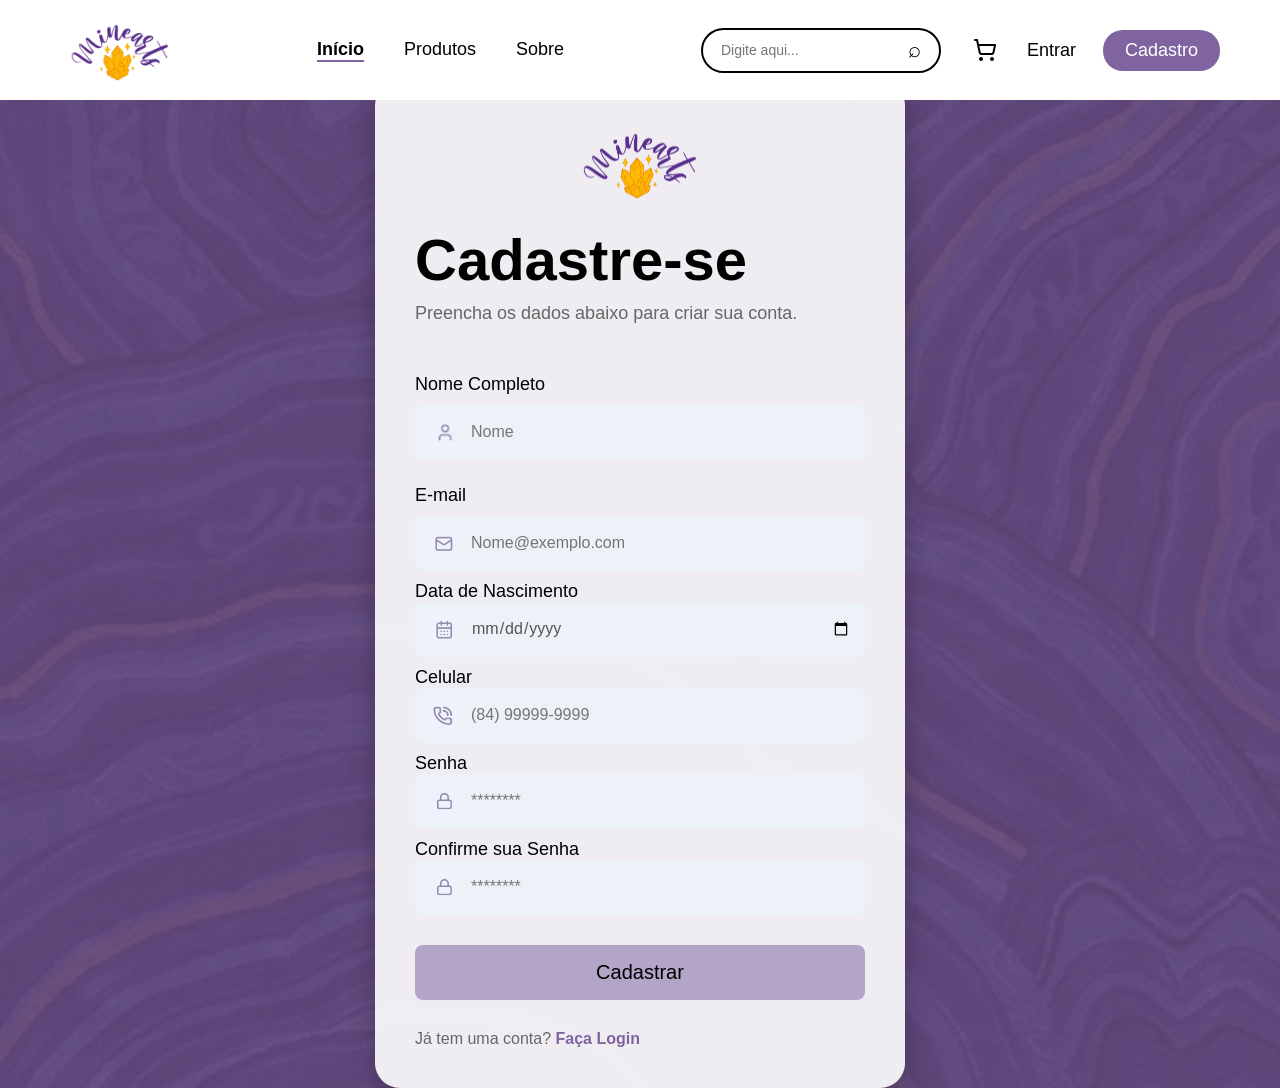
<file: src/pages/cadastro.html>
<!DOCTYPE html>
<html lang="pt-BR">

<head>
    <meta charset="UTF-8">
    <meta name="viewport" content="width=device-width, initial-scale=1.0">

    <!-- CSS -->
    <link rel="stylesheet" href="../css/login.css">

    <title>Cadastro</title>
</head>

<body>

    <!-- HEADER -->
    <header class="header">

        <!-- LOGO -->
        <img 
            src="../img/Mineart.s Logo.svg" 
            alt="Logo"
            class="header-logo"
        >

        <!-- MENU -->
        <nav class="menu">
            <a href="/index.html" class="active">Início</a>
            <a href="/src/pages/produtos.html">Produtos</a>
            <a href="/src/pages/sobre.html">Sobre</a>
        </nav>

        <!-- AÇÕES -->
        <div class="header-actions">

            <!-- PESQUISA -->
            <div class="search-box">
                <input type="text" placeholder="Digite aqui...">
                <span>⌕</span>
            </div>

            <!-- CARRINHO -->
            <div class="cart">
                <img 
                    src="../img/icon/Icone - carrinho.svg"
                    alt="Carrinho"
                    class="cart-icon"
                >
            </div>

            <!-- LOGIN -->
            <a href="login.html" class="login-btn">
                Entrar
            </a>

            <!-- CADASTRO -->
            <a href="cadastro.html" class="register-btn">
                Cadastro
            </a>

        </div>

    </header>

    <!-- OVERLAY -->
    <div class="overlay"></div>

    <!-- CONTAINER -->
    <div class="login-container cadastro-container">

        <!-- LOGO -->
        <img 
            src="../img/Mineart.s Logo.svg"
            class="logo"
            alt="Logo"
        >

        <h1>Cadastre-se</h1>

        <p>Preencha os dados abaixo para criar sua conta.</p>

        <form>

            <!-- NOME -->
            <label>Nome Completo</label>

            <div class="input-box">

                <img 
                    src="../img/icon/user-icon.png"
                    class="icon"
                    alt="Usuário"
                >

                <input 
                    type="text"
                    placeholder="Nome"
                >

            </div>

            <!-- EMAIL -->
            <label>E-mail</label>

            <div class="input-box">

                <img 
                    src="../img/icon/email-icon.png"
                    class="icon"
                    alt="Email"
                >

                <input 
                    type="email"
                    placeholder="Nome@exemplo.com"
                >

            </div>

            <!-- DATA + CELULAR -->
            <div class="row">

                <!-- DATA -->
                <div class="field">

                    <label>Data de Nascimento</label>

                    <div class="input-box">

                        <img 
                            src="../img/icon/calendar-icon.png"
                            class="icon"
                            alt="Calendário"
                        >

                        <input type="date">

                    </div>

                </div>

                <!-- CELULAR -->
                <div class="field">

                    <label>Celular</label>

                    <div class="input-box">

                        <img 
                            src="../img/icon/phone-icon.png"
                            class="icon"
                            alt="Celular"
                        >

                        <input 
                            type="text"
                            placeholder="(84) 99999-9999"
                        >

                    </div>

                </div>

            </div>

            <!-- SENHAS -->
            <div class="row">

                <!-- SENHA -->
                <div class="field">

                    <label>Senha</label>

                    <div class="input-box">

                        <img 
                            src="../img/icon/lock-icon.png"
                            class="icon"
                            alt="Senha"
                        >

                        <input 
                            type="password"
                            placeholder="********"
                        >

                    </div>

                </div>

                <!-- CONFIRMAR -->
                <div class="field">

                    <label>Confirme sua Senha</label>

                    <div class="input-box">

                        <img 
                            src="../img/icon/lock-icon.png"
                            class="icon"
                            alt="Senha"
                        >

                        <input 
                            type="password"
                            placeholder="********"
                        >

                    </div>

                </div>

            </div>

            <!-- BOTÃO -->
            <button type="submit">
                Cadastrar
            </button>

        </form>

        <!-- LINK -->
        <div class="links center-link">

            <a href="login.html">
                Já tem uma conta?
                <strong>Faça Login</strong>
            </a>

        </div>

    </div>

</body>
</html>
</file>
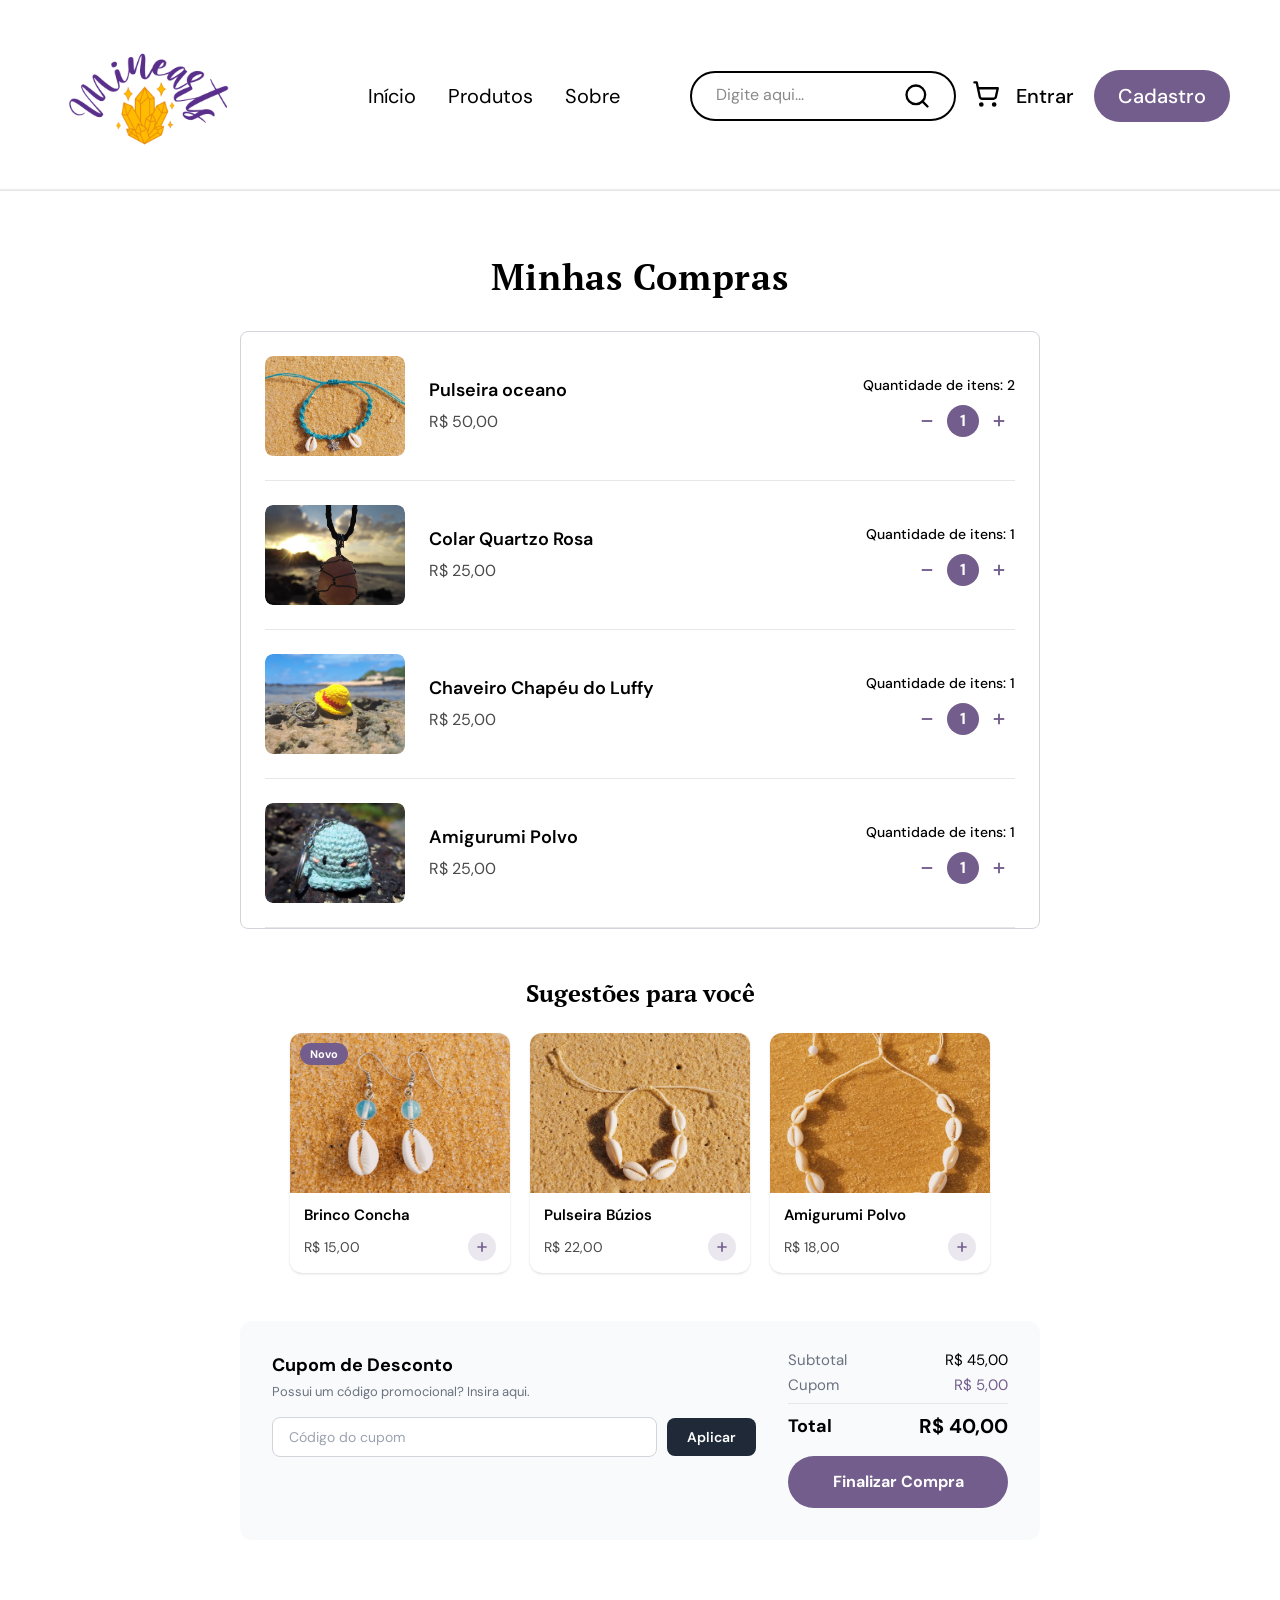
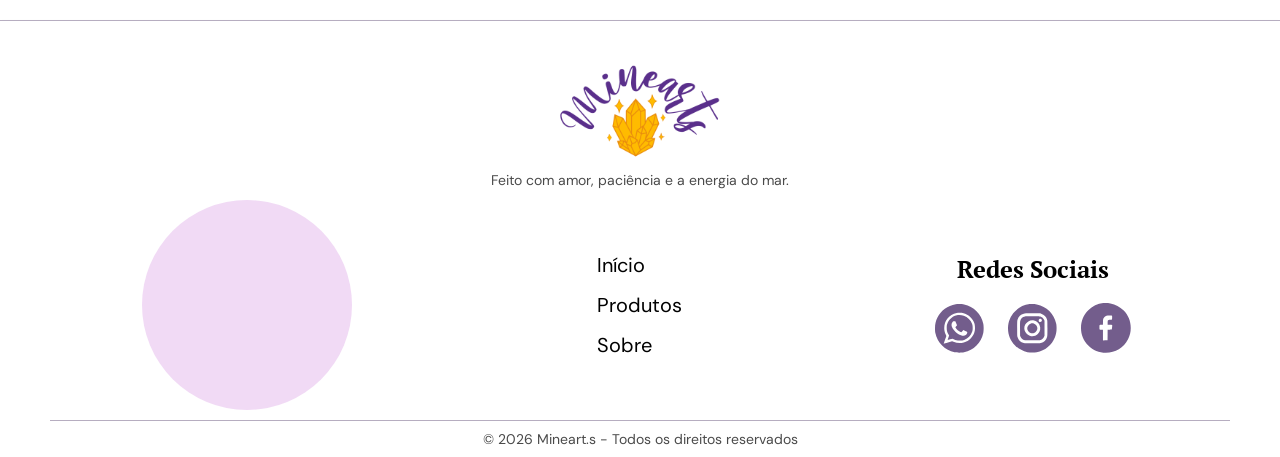
<file: src/pages/carrinho.html>
<!DOCTYPE html>
<html lang="pt-br">
<head>
    <meta charset="UTF-8">
    <meta name="viewport" content="width=device-width, initial-scale=1.0">
    <title>Carrinho</title>

    <link rel="preconnect" href="https://fonts.googleapis.com">
    <link rel="stylesheet" href="https://fonts.googleapis.com/css2?family=DM+Sans:ital,opsz,wght@0,9..40,100..1000;1,9..40,100..1000&family=PT+Serif:ital,wght@0,400;0,700;1,400;1,700&display=swap">

    <link rel="stylesheet" href="../css/reset.css">
    <link rel="stylesheet" href="../css/header.css">
    <link rel="stylesheet" href="../css/carrinho.css">
    <link rel="stylesheet" href="/src/css/footer.css">
</head>
<body>

    <header id="header"></header>

    <!-- HEADER -->

    <main class="main-carrinho">

        <h1 class="titulo-carrinho">Minhas  Compras</h1>

        <!-- LISTA DE ITENS DO CARRINHO -->
        <section class="secao-carrinho">
            <div class="lista-carrinho">

                <div class="item-carrinho">
                    <div class="item-img">
                        <img src="../img/carrinho/04.Pulseiraoceano.jpg" alt="Pulseira oceano">
                    </div>
                    <div class="item-info">
                        <h3 class="item-nome">Pulseira oceano</h3>
                        <p class="item-preco">R$ 50,00</p>
                    </div>
                    <div class="item-quantidade">
                        <span class="quantidade-label">Quantidade de itens: <span class="qtd-valor">2</span></span>
                        <div class="controle-quantidade">
                            <button class="btn-qtd btn-menos" onclick="alterarQtd(this, -1)">
                                <svg viewBox="0 0 24 24" fill="none" stroke="currentColor" stroke-width="2.5"><line x1="5" y1="12" x2="19" y2="12"/></svg>
                            </button>
                            <span class="numero-qtd">1</span>
                            <button class="btn-qtd btn-mais" onclick="alterarQtd(this, 1)">
                                <svg viewBox="0 0 24 24" fill="none" stroke="currentColor" stroke-width="2.5"><line x1="12" y1="5" x2="12" y2="19"/><line x1="5" y1="12" x2="19" y2="12"/></svg>
                            </button>
                        </div>
                    </div>
                </div>
                <hr class="divisor">

                <div class="item-carrinho">
                    <div class="item-img">
                        <img src="../img/carrinho/05ColarQuartzoRosa.jpg" alt="Colar Quartzo Rosa">
                    </div>
                    <div class="item-info">
                        <h3 class="item-nome">Colar Quartzo Rosa</h3>
                        <p class="item-preco">R$ 25,00</p>
                    </div>
                    <div class="item-quantidade">
                        <span class="quantidade-label">Quantidade de itens: <span class="qtd-valor">1</span></span>
                        <div class="controle-quantidade">
                            <button class="btn-qtd btn-menos" onclick="alterarQtd(this, -1)">
                                <svg viewBox="0 0 24 24" fill="none" stroke="currentColor" stroke-width="2.5"><line x1="5" y1="12" x2="19" y2="12"/></svg>
                            </button>
                            <span class="numero-qtd">1</span>
                            <button class="btn-qtd btn-mais" onclick="alterarQtd(this, 1)">
                                <svg viewBox="0 0 24 24" fill="none" stroke="currentColor" stroke-width="2.5"><line x1="12" y1="5" x2="12" y2="19"/><line x1="5" y1="12" x2="19" y2="12"/></svg>
                            </button>
                        </div>
                    </div>
                </div>
                <hr class="divisor">

                <div class="item-carrinho">
                    <div class="item-img">
                        <img src="../img/carrinho/06ChaveiroChapéu doLuffy.webp" alt="Chaveiro Chapéu do Luffy">
                    </div>
                    <div class="item-info">
                        <h3 class="item-nome">Chaveiro Chapéu do Luffy</h3>
                        <p class="item-preco">R$ 25,00</p>
                    </div>
                    <div class="item-quantidade">
                        <span class="quantidade-label">Quantidade de itens: <span class="qtd-valor">1</span></span>
                        <div class="controle-quantidade">
                            <button class="btn-qtd btn-menos" onclick="alterarQtd(this, -1)">
                                <svg viewBox="0 0 24 24" fill="none" stroke="currentColor" stroke-width="2.5"><line x1="5" y1="12" x2="19" y2="12"/></svg>
                            </button>
                            <span class="numero-qtd">1</span>
                            <button class="btn-qtd btn-mais" onclick="alterarQtd(this, 1)">
                                <svg viewBox="0 0 24 24" fill="none" stroke="currentColor" stroke-width="2.5"><line x1="12" y1="5" x2="12" y2="19"/><line x1="5" y1="12" x2="19" y2="12"/></svg>
                            </button>
                        </div>
                    </div>
                </div>
                <hr class="divisor">

                <div class="item-carrinho">
                    <div class="item-img">
                        <img src="../img/carrinho/07AmigurumiPolvo.webp" alt="Colar Quartzo Rosa">
                    </div>
                    <div class="item-info">
                        <h3 class="item-nome">Amigurumi Polvo</h3>
                        <p class="item-preco">R$ 25,00</p>
                    </div>
                    <div class="item-quantidade">
                        <span class="quantidade-label">Quantidade de itens: <span class="qtd-valor">1</span></span>
                        <div class="controle-quantidade">
                            <button class="btn-qtd btn-menos" onclick="alterarQtd(this, -1)">
                                <svg viewBox="0 0 24 24" fill="none" stroke="currentColor" stroke-width="2.5"><line x1="5" y1="12" x2="19" y2="12"/></svg>
                            </button>
                            <span class="numero-qtd">1</span>
                            <button class="btn-qtd btn-mais" onclick="alterarQtd(this, 1)">
                                <svg viewBox="0 0 24 24" fill="none" stroke="currentColor" stroke-width="2.5"><line x1="12" y1="5" x2="12" y2="19"/><line x1="5" y1="12" x2="19" y2="12"/></svg>
                            </button>
                        </div>
                    </div>
                </div>
                <hr class="divisor">

            </div>
        </section>

        <!-- SUGESTÕES PARA VOCÊ -->
        <section class="secao-sugestoes">
            <h2 class="subtitulo-sugestoes">Sugestões para você</h2>

            <div class="cards-sugestoes">

                <div class="card-sugestao">
                    <div class="card-sugestao-img">
                        <span class="badge-novo">Novo</span>
                        <img src="../img/carrinho/01BrincoConcha.jpg" alt="Brinco Concha">
                    </div>
                    <div class="card-sugestao-info">
                        <h3 class="card-sugestao-nome">Brinco Concha</h3>
                        <div class="card-sugestao-preco-linha">
                            <p class="card-sugestao-preco">R$ 15,00</p>
                            <button class="btn-adicionar">
                                <svg viewBox="0 0 24 24" fill="none" stroke="currentColor" stroke-width="2.5"><line x1="12" y1="5" x2="12" y2="19"/><line x1="5" y1="12" x2="19" y2="12"/></svg>
                            </button>
                        </div>
                    </div>
                </div>

                <div class="card-sugestao">
                    <div class="card-sugestao-img">
                        <img src="../img/carrinho/02PulseiraBúzios.jpg" alt="Pulseira Búzios">
                    </div>
                    <div class="card-sugestao-info">
                        <h3 class="card-sugestao-nome">Pulseira Búzios</h3>
                        <div class="card-sugestao-preco-linha">
                            <p class="card-sugestao-preco">R$ 22,00</p>
                            <button class="btn-adicionar">
                                <svg viewBox="0 0 24 24" fill="none" stroke="currentColor" stroke-width="2.5"><line x1="12" y1="5" x2="12" y2="19"/><line x1="5" y1="12" x2="19" y2="12"/></svg>
                            </button>
                        </div>
                    </div>
                </div>

                <div class="card-sugestao">
                    <div class="card-sugestao-img">
                        <img src="../img/carrinho/03TornozeleiraMar.jpg" alt="Tornozeleira Mar">
                    </div>
                    <div class="card-sugestao-info">
                        <h3 class="card-sugestao-nome">Amigurumi Polvo</h3>
                        <div class="card-sugestao-preco-linha">
                            <p class="card-sugestao-preco">R$ 18,00</p>
                            <button class="btn-adicionar">
                                <svg viewBox="0 0 24 24" fill="none" stroke="currentColor" stroke-width="2.5"><line x1="12" y1="5" x2="12" y2="19"/><line x1="5" y1="12" x2="19" y2="12"/></svg>
                            </button>
                        </div>
                    </div>
                </div>

            </div>
        </section>

        <!-- CUPOM + RESUMO -->
        <section class="secao-resumo">
            <div class="cupom-desconto">
                <h3 class="cupom-titulo">Cupom de Desconto</h3>
                <p class="cupom-subtitulo">Possui um código promocional? Insira aqui.</p>
                <div class="cupom-input-linha">
                    <input type="text" class="input-cupom" placeholder="Código do cupom">
                    <button class="btn-aplicar">Aplicar</button>
                </div>
            </div>

            <div class="resumo-pedido">
                <div class="resumo-linha">
                    <span class="resumo-label">Subtotal</span>
                    <span class="resumo-valor">R$ 45,00</span>
                </div>
                <div class="resumo-linha">
                    <span class="resumo-label">Cupom</span>
                    <span class="resumo-valor resumo-desconto">R$ 5,00</span>
                </div>
                <div class="resumo-linha resumo-total">
                    <span class="resumo-label-total">Total</span>
                    <span class="resumo-valor-total">R$ 40,00</span>
                </div>
                <button class="btn-finalizar">Finalizar Compra</button>
            </div>
        </section>

    </main>

    <!-- FOOTER -->
    <footer id="footer"></footer>

    <script src="../js/main.js"></script>

    <script>
        function alterarQtd(btn, delta) {
            const controle = btn.closest('.controle-quantidade');
            const numeroEl = controle.querySelector('.numero-qtd');
            const labelEl = btn.closest('.item-quantidade').querySelector('.qtd-valor');
            let valor = parseInt(numeroEl.textContent);
            valor = Math.max(1, valor + delta);
            numeroEl.textContent = valor;
            if (labelEl) labelEl.textContent = valor;
        }

        document.querySelector('.btn-aplicar').addEventListener('click', function() {
            const input = document.querySelector('.input-cupom').value.trim();
            if (input) {
                alert('Cupom "' + input + '" aplicado!');
            }
        });

        document.querySelector('.btn-finalizar').addEventListener('click', function() {
            alert('Redirecionando para o pagamento...');
        });
    </script>
</body>
</html>
</file>
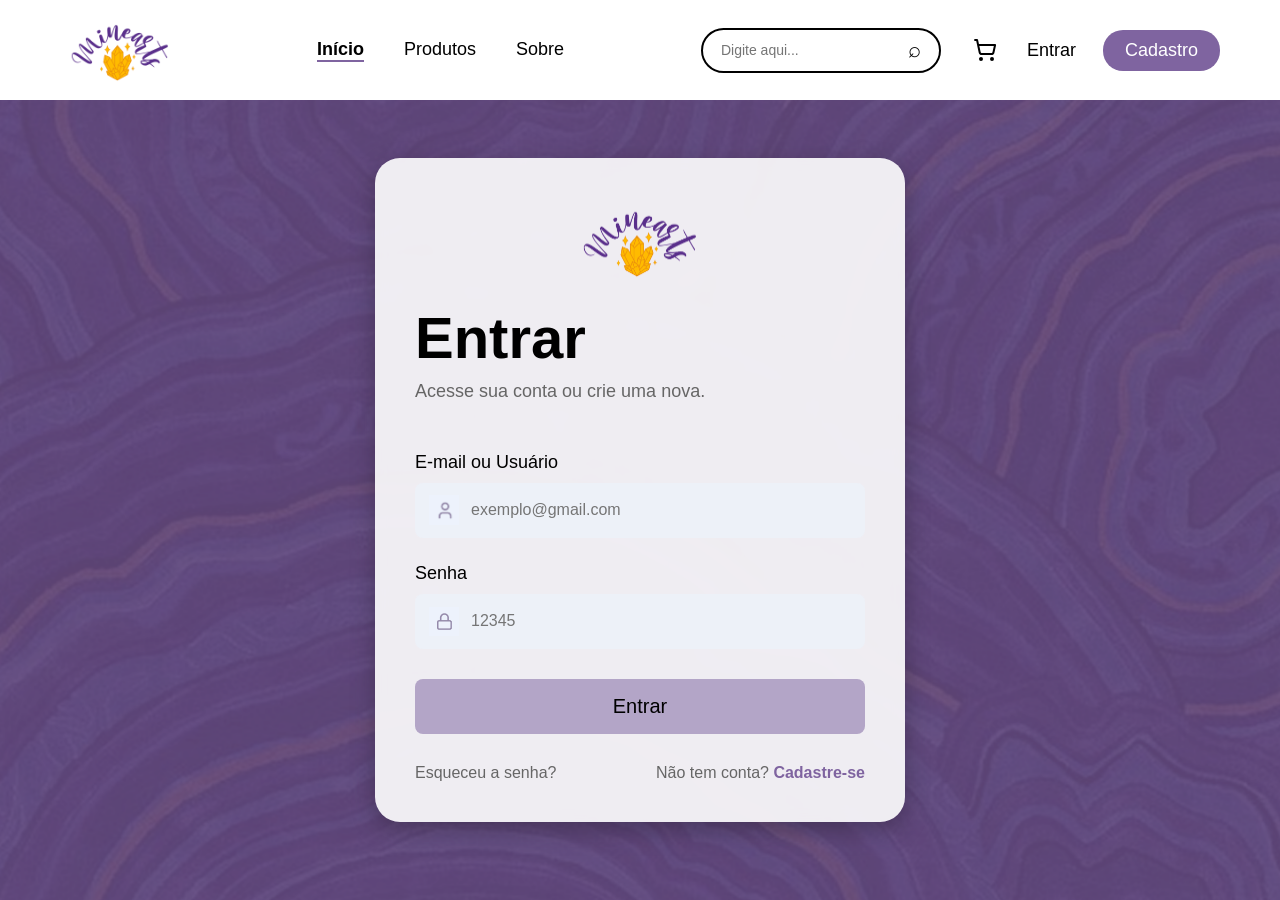
<file: src/pages/login.html>
<!DOCTYPE html>
<html lang="pt-BR">

<head>
    <meta charset="UTF-8">
    <meta name="viewport" content="width=device-width, initial-scale=1.0">

    <!-- CSS -->
    <link rel="stylesheet" href="../css/login.css">

    <title>Login</title>
</head>

<body>

    <!-- HEADER -->
    <header class="header">

        <!-- LOGO HEADER -->
        <img 
            src="../img/Mineart.s Logo.svg" 
            alt="Logo"
            class="header-logo"
        >

        <!-- MENU -->
        <nav class="menu">
            <a href="/index.html" class="active">Início</a>
            <a href="/src/pages/produtos.html">Produtos</a>
            <a href="/src/pages/sobre.html">Sobre</a>
        </nav>

        <!-- AÇÕES -->
        <div class="header-actions">

            <!-- PESQUISA -->
            <div class="search-box">
                <input type="text" placeholder="Digite aqui...">
                <span>⌕</span>
            </div>

            <!-- CARRINHO -->
            <div class="cart">
                <img 
                    src="../img/icon/Icone - carrinho.svg"
                    alt="Carrinho"
                    class="cart-icon"
                >
            </div>

            <!-- LOGIN -->
            <a href="login.html" class="login-btn">
                Entrar
            </a>

            <!-- CADASTRO -->
            <a href="cadastro.html" class="register-btn">
                Cadastro
            </a>

        </div>

    </header>

    <!-- OVERLAY -->
    <div class="overlay"></div>

    <!-- LOGIN -->
    <div class="login-container">

        <!-- LOGO -->
        <img 
            src="../img/Mineart.s Logo.svg"
            class="logo"
            alt="Logo"
        >

        <h1>Entrar</h1>

        <p>Acesse sua conta ou crie uma nova.</p>

        <form>

            <!-- EMAIL -->
            <label>E-mail ou Usuário</label>

            <div class="input-box">

                <img 
                    src="../img/icon/user-icon.png"
                    class="icon"
                    alt="Usuário"
                >

                <input 
                    type="text"
                    placeholder="exemplo@gmail.com"
                >

            </div>

            <!-- SENHA -->
            <label>Senha</label>

            <div class="input-box">

                <img 
                    src="../img/icon/lock-icon.png"
                    class="icon"
                    alt="Senha"
                >

                <input 
                    type="password"
                    placeholder="12345"
                >

            </div>

            <!-- BOTÃO -->
            <button type="submit">
                Entrar
            </button>

        </form>

        <!-- LINKS -->
        <div class="links">

            <a href="#">
                Esqueceu a senha?
            </a>

            <a href="#">
                Não tem conta?
                <strong>Cadastre-se</strong>
            </a>

        </div>

    </div>

</body>
</html>
</file>
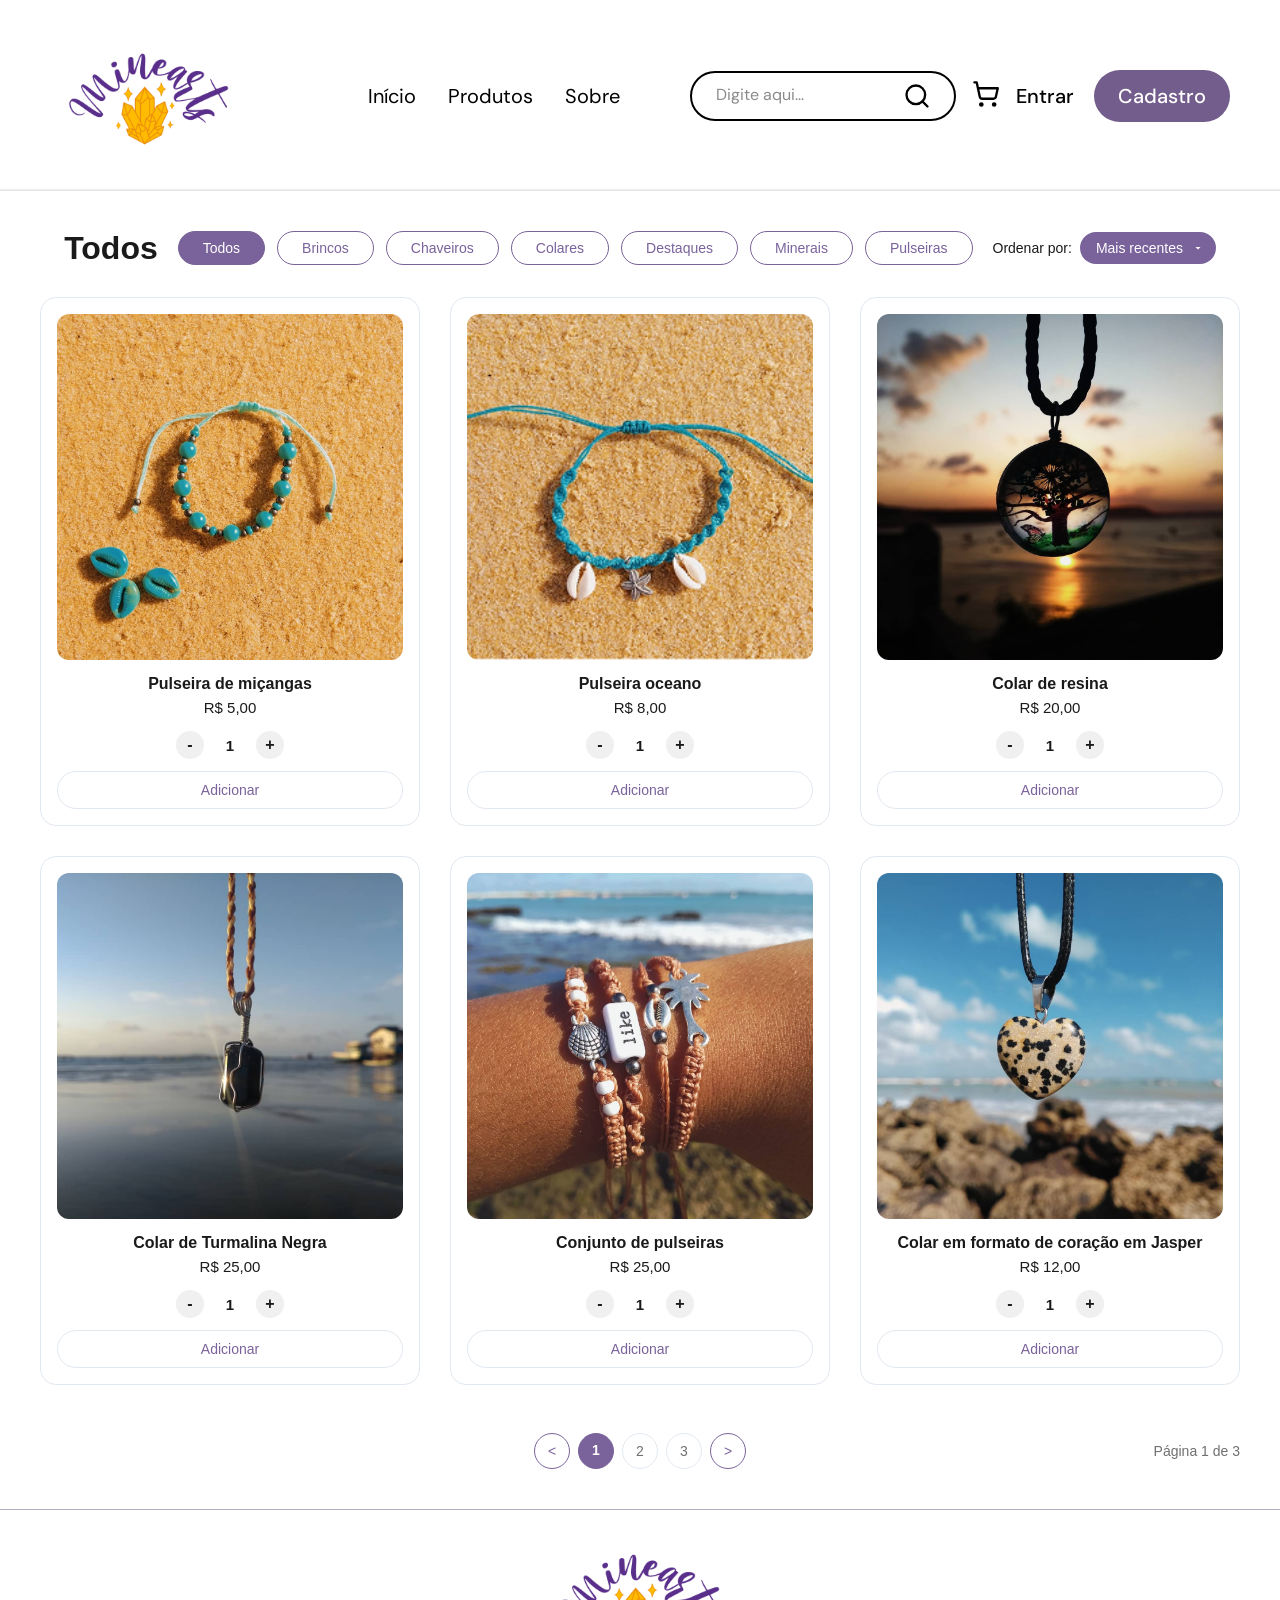
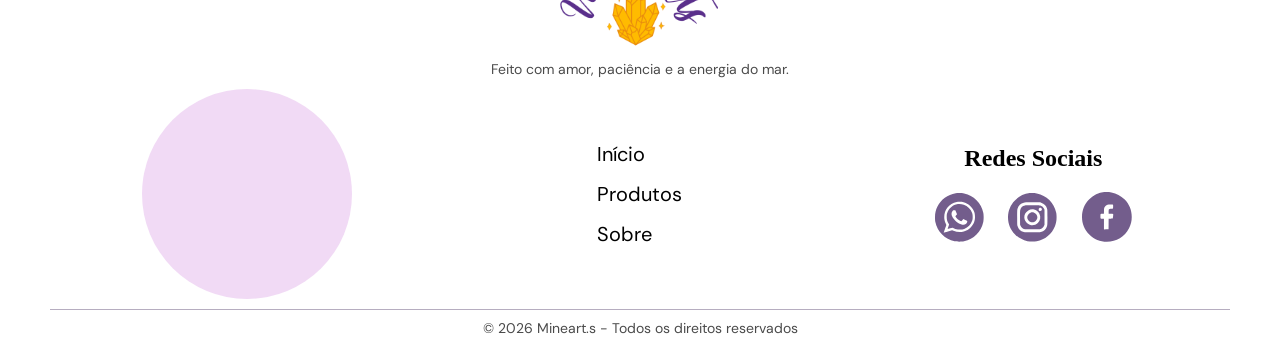
<file: src/pages/produtos.html>
<!DOCTYPE html>
<html lang="pt-br">
<head>
    <meta charset="UTF-8">
    <meta name="viewport" content="width=device-width, initial-scale=1.0">
    <title>Produtos</title>

    <link rel="stylesheet" href="/src/css/reset.css">
    <link rel="stylesheet" href="/src/css/header.css">
    <link rel="stylesheet" href="/src/css/produtos.css">
    <link rel="stylesheet" href="/src/css/footer.css">
</head>
<body>

    <div id="header"></div>

    <main class="container-produtos">
        <section class="topo-produtos">
            <h1 class="titulo-pagina" id="titulo-pagina">Todos</h1>
            
            <div class="filtros-categorias">
                <button class="btn-filtro ativo">Todos</button>
                <button class="btn-filtro">Brincos</button>
                <button class="btn-filtro">Chaveiros</button>
                <button class="btn-filtro">Colares</button>
                <button class="btn-filtro">Destaques</button>
                <button class="btn-filtro">Minerais</button>
                <button class="btn-filtro">Pulseiras</button>
            </div>

            <div class="ordenacao">
                <label for="ordenar">Ordenar por:</label>
                <select id="ordenar" class="select-ordenar">
                    <option value="recentes">Mais recentes</option>
                    <option value="menor-preco">Menor preço</option>
                    <option value="maior-preco">Maior preço</option>
                </select>
            </div>
        </section>

        <section class="grade-produtos" id="grade-produtos"></section>
        <div class="paginacao" id="paginacao"></div>
        
    </main>

    <footer id="footer"></footer>

    <script src="../js/main.js"></script>
    <script src="../js/produtos.js"></script>
    
</body>
</html>
</file>
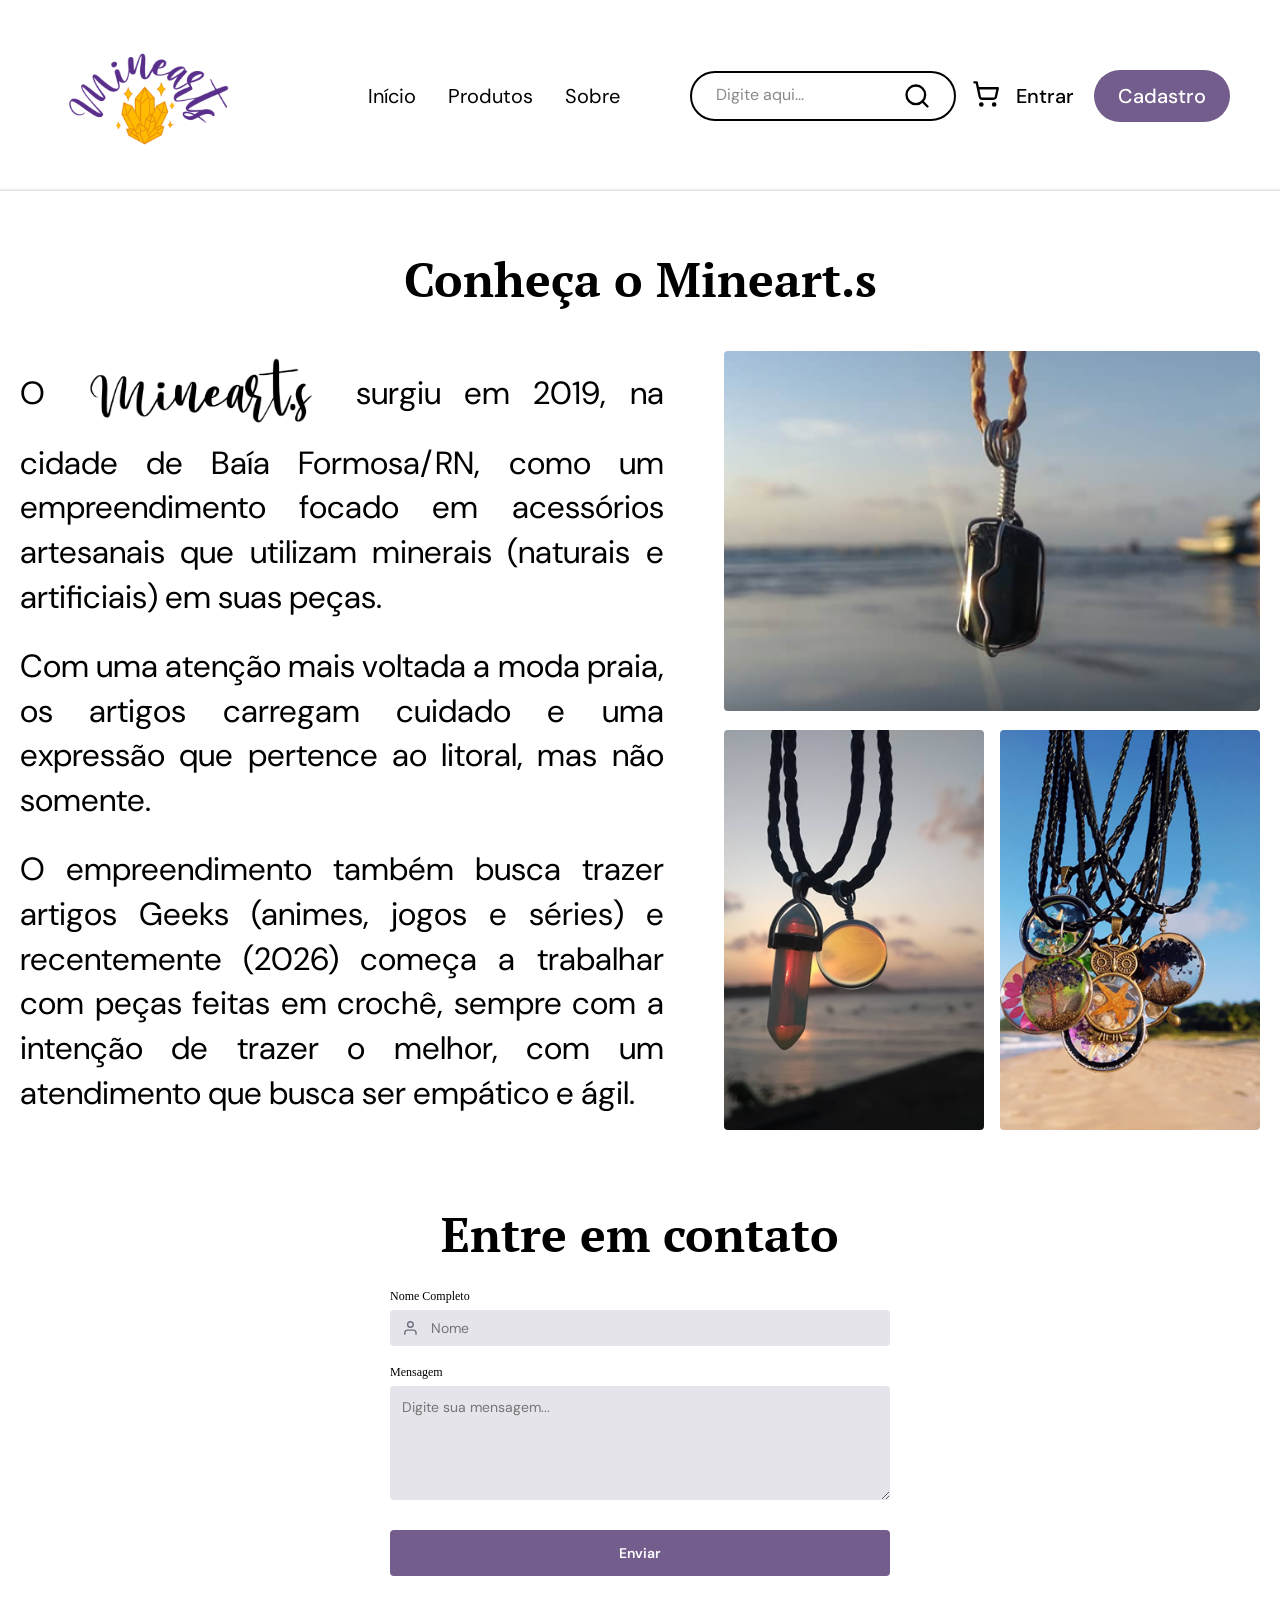
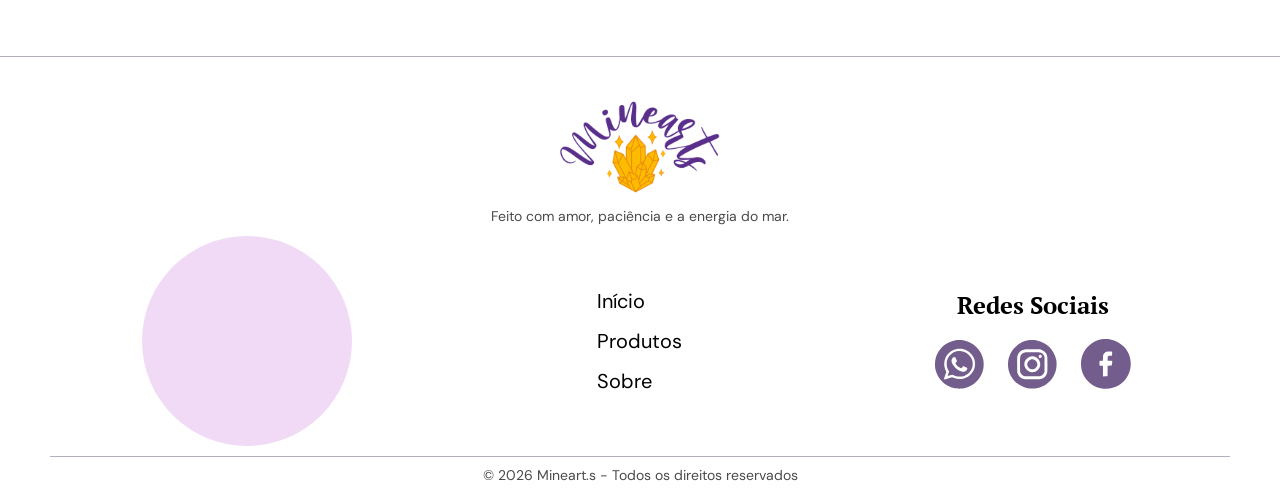
<file: src/pages/sobre.html>
<!DOCTYPE html>
<html lang="pt-br">
<head>
    <meta charset="UTF-8">
    <meta name="viewport" content="width=device-width, initial-scale=1.0">
    <title>Conheça o Mineart.s</title>

    <link rel="preconnect" href="https://fonts.googleapis.com">
    <link rel="preconnect" href="https://fonts.gstatic.com" crossorigin>
    <link href="https://fonts.googleapis.com/css2?family=DM+Sans:wght@400;500;600;700&family=PT+Serif:wght@400;700&display=swap" rel="stylesheet">

    <link rel="stylesheet" href="../css/reset.css">
    <link rel="stylesheet" href="../css/header.css">
    <link rel="stylesheet" href="../css/sobre.css">
    <link rel="stylesheet" href="../css/footer.css">

    <style>
        .titulo-contato,
        .footer-titulo,
        .footer-cidade {
            font-family: "PT Serif", serif !important;
        }
    </style>
</head>
<body>

    <div id="header"></div>

    <main class="container-sobre">
        <h1 class="titulo-pagina-sobre">Conheça o Mineart.s</h1>
        
        <section class="secao-historia">
            <div class="coluna-texto">
                <p>
                    O <img src="../img/sobre_produtos/fonte-mangosalsa.png" alt="Minearts" class="img-texto-minearts"> 
                    surgiu em 2019, na cidade de Baía Formosa/RN, como um empreendimento focado em acessórios artesanais que utilizam minerais (naturais e artificiais) em suas peças.
                </p>
                <p>
                    Com uma atenção mais voltada a moda praia, os artigos carregam cuidado e uma expressão que pertence ao litoral, mas não somente.
                </p>
                <p>
                    O empreendimento também busca trazer artigos Geeks (animes, jogos e séries) e recentemente (2026) começa a trabalhar com peças feitas em crochê, sempre com a intenção de trazer o melhor, com um atendimento que busca ser empático e ágil.
                </p>
            </div>

        <div class="coluna-imagens">
            <div class="img-grande">
                <img src="../img/sobre_produtos/sobre-1.png" alt="Colar com pedra na praia">
        </div>
        <div class="imgs-pequenas">
            <img src="../img/sobre_produtos/sobre-2.png" alt="Colares com pedras">
            <img src="../img/sobre_produtos/sobre-3.png" alt="Colares artesanais redondos">
        </div>
    </div>
        </section>

        <section class="secao-contato">
            <h2 class="titulo-contato">Entre em contato</h2>
            
            <form class="formulario-contato" action="#">
                <div class="grupo-input">
                    <label for="nome">Nome Completo</label>
                    <div class="input-com-icone">
                        <svg viewBox="0 0 24 24" fill="none" stroke="currentColor" stroke-width="2" stroke-linecap="round" stroke-linejoin="round">
                            <path d="M20 21v-2a4 4 0 0 0-4-4H8a4 4 0 0 0-4 4v2"></path>
                            <circle cx="12" cy="7" r="4"></circle>
                        </svg>
                        <input type="text" id="nome" placeholder="Nome" required>
                    </div>
                </div>

                <div class="grupo-input">
                    <label for="mensagem">Mensagem</label>
                    <textarea id="mensagem" placeholder="Digite sua mensagem..." rows="5" required></textarea>
                </div>

                <button type="submit" class="btn-enviar">Enviar</button>
            </form>
        </section>
    </main>
    <footer id="footer"></footer>
    <script src="../js/main.js"></script>
</body>
</html>
</file>
<file: src/css/login.css>
/*
========================================================
RESET
========================================================
*/

*{
    margin:0;
    padding:0;
    box-sizing:border-box;
    font-family:Arial, Helvetica, sans-serif;
}

/*
========================================================
BODY
========================================================
*/

body{
    width:100%;
    min-height:100vh;

    position:relative;

    display:flex;
    justify-content:center;
    align-items:center;

    overflow:hidden;

    /*
    ========================================
    IMAGEM DE FUNDO
    ========================================
    */
    background-image:url("../img/background-login.png");

    background-size:cover;
    background-position:center;
    background-repeat:no-repeat;
}

/*
========================================================
OVERLAY ESCURO
========================================================
*/

.overlay{
    position:absolute;

    width:100%;
    height:100%;

    background:rgba(73, 41, 102, 0.35);

    z-index:1;
}

/*
========================================================
HEADER
========================================================
*/

.header{
    width:100%;
    height:100px;

    background:white;

    position:absolute;
    top:0;
    left:0;

    z-index:5;

    display:flex;
    align-items:center;
    justify-content:space-between;

    padding:0 60px;
}

/*
========================================================
LOGO HEADER
========================================================
*/

.header-logo{
    width:120px;
}

/*
========================================================
MENU
========================================================
*/

.menu{
    display:flex;
    gap:40px;
}

.menu a{
    text-decoration:none;
    color:black;

    font-size:18px;
}

.menu .active{
    font-weight:bold;

    border-bottom:2px solid #7f64a0;
}

/*
========================================================
AÇÕES HEADER
========================================================
*/
.header-actions{
    display:flex;
    align-items:center;
    justify-content:center;

    gap:22px;
}

/*
========================================================
SEARCH
========================================================
*/
.search-box{
    width:240px;
    height:45px;

    border:2px solid black;
    border-radius:30px;

    display:flex;
    align-items:center;
    justify-content:space-between;

    padding:0 18px;

    background:white;

    margin-right:10px; /* afasta do carrinho */
}

.search-box input{
    border:none;
    outline:none;

    width:100%;

    font-size:14px;
}

.search-box span{
    font-size:22px;
}

/*
========================================================
CARRINHO
========================================================
*/
.cart{
    display:flex;
    align-items:center;
    justify-content:center;

    margin-right:8px;
}

.cart-icon{
    width:24px;
    height:24px;

    object-fit:contain;

    display:block;

    cursor:pointer;
}
/*
========================================================
BOTÕES HEADER
========================================================
*/
.login-btn{
    text-decoration:none;
    color:black;

    font-size:18px;

    margin-right:5px;
}

.register-btn{
    text-decoration:none;

    background:#7f64a0;
    color:white;

    padding:10px 22px;

    border-radius:20px;

    font-size:18px;
}

/*
========================================================
CARD LOGIN
========================================================
*/

.login-container{
    width:530px;

    padding:40px;

    border-radius:25px;

    background:rgba(255,255,255,0.90);

    backdrop-filter:blur(6px);

    box-shadow:0 8px 25px rgba(0,0,0,0.25);

    position:relative;

    z-index:2;

    margin-top:80px;
}

/*
========================================================
LOGO CARD
========================================================
*/

.logo{
    width:140px;

    display:block;

    margin:0 auto 20px auto;
}

/*
========================================================
TÍTULO
========================================================
*/

.login-container h1{
    font-size:58px;

    margin-bottom:10px;
}

/*
========================================================
SUBTÍTULO
========================================================
*/

.login-container p{
    color:#666;

    font-size:18px;

    margin-bottom:35px;
}

/*
========================================================
FORM
========================================================
*/

form{
    display:flex;
    flex-direction:column;
}

/*
========================================================
LABEL
========================================================
*/

label{
    font-size:18px;

    margin-bottom:10px;
    margin-top:15px;
}

/*
========================================================
INPUT BOX
========================================================
*/

body{
    width:100%;
    min-height:100vh;

    background-image:url("../img/background-login.png");

    background-size:cover;
    background-position:center;
    background-repeat:no-repeat;
}

.input-box{
    width:100%;
    height:55px;

    display:flex;
    align-items:center;

    gap:12px;

    background:#edf1f8;

    border-radius:8px;

    padding:0 14px;

    margin-bottom:10px;
}



.icon{
    width: 30px;
    height: 30px;

    object-fit:contain;

    opacity:0.7;

    flex-shrink:0;
}


.input-box input{
    width:100%;
    height:100%;

    border:none;
    outline:none;

    background:transparent;

    font-size:16px;

    color:#555;
}



button{
    width:100%;
    height:55px;

    border:none;

    margin-top:20px;

    background:#b3a5c7;

    border-radius:8px;

    font-size:20px;

    cursor:pointer;

    transition:0.3s;
}

button:hover{
    background:#a18dbd;
}



.links{
    margin-top:30px;

    display:flex;
    justify-content:space-between;
}

.links a{
    text-decoration:none;

    color:#666;

    font-size:16px;
}

.links strong{
    color:#7f64a0;
}
</file>
<file: src/css/header.css>
@import url('https://fonts.googleapis.com/css2?family=DM+Sans:ital,opsz,wght@0,9..40,100..1000;1,9..40,100..1000&display=swap');

.header {
    display: flex;
    justify-content: space-between;
    align-items: center;
    height: 191px;
    padding: 0 50px;
    background: linear-gradient(180deg, #FFFFFF 98.48%, #E0DFDF 100%);

}

.logo-navbar {
    width: 50%;
    display: flex;
    justify-content: space-between;
    align-items: center;
}

.navbar {
    display: flex;
    align-items: center;
    gap: 32px;
    list-style: none;
    font-family: "DM Sans", sans-serif;
    font-style: normal;
    font-size: 20px;
    line-height: 24px;
    font-weight: 400;
    margin: 0 20px;
}

.link > a {
    position: relative;
    display: inline-block;
    text-decoration: none;
    color: #000000;
    font-weight: 400;
    transition:
        color 0.3s ease,
        font-weight 0.3s ease;
}

.link a::after {
    content: "";
    position: absolute;
    left: 0;
    bottom: -4px;
    width: 100%;
    height: 2px;
    background-color: #735D8C;
    transform: scaleX(0);
    transform-origin: left;
    transition: transform 0.35s ease;
}

.link:hover a {
    font-weight: 700;
}

.link:hover a::after {
    transform: scaleX(1);
}

.header-btn {
    display: flex;
    align-items: center;
    gap: 16px;
}

.header-busca {
    position: relative;
    width: 266px;
}

.header-busca input {
    width: 100%;
    padding: 8px 24px;
    height: 50px;
    border: 2px solid #000000;
    border-radius: 9999px;
    outline: none;
}

.header-busca input::placeholder {
    font-family: "DM Sans", sans-serif;
    font-style: normal;
    font-weight: 400;
    font-size: 16px;
    line-height: 24px;
    color: #8A8A8A;
}

.icone-lupa {
    position: absolute;
    right: 25px;
    top: 50%;
    transform: translateY(-50%);
    width: 28px;
    height: 28px;
    cursor: pointer;
}

.icone-carrinho {
    width: 28px;
    height: 28px;
    cursor: pointer;
}

.btn-entrar, .btn-cadastro {
    font-family: "DM Sans", sans-serif;
    font-style: normal;
    font-weight: 500;
    font-size: 20px;
    line-height: 20px;
    border: none;
    background: none;
}

.btn-entrar > a, .btn-entrar {
    color: #000000;
    text-decoration: none;
    padding: 0;
}

.btn-cadastro {
    margin-left: 16px;
    background-color: #735D8C;
    padding: 16px 24px;
    border-radius: 9999px;
}

.btn-cadastro > a {
    color: #FFFFFF;
    text-decoration: none;
}

.btn-entrar > a {
    position: relative;
    display: inline-block;
    transition: color 0.3s ease;
}

.btn-entrar a::after {
    content: "";
    position: absolute;
    left: 0;
    bottom: -4px;
    width: 100%;
    height: 2px;
    background-color: #735D8C;
    transform: scaleX(0);
    transform-origin: left;
    transition: transform 0.35s ease;
}

.btn-entrar:hover a::after {
    transform: scaleX(1);
}

.ativo {
    font-weight: 700;
    color: #000000;
    border-bottom: 2px solid #735D8C; 
    padding-bottom: 4px; 
}

@media (max-width: 1100px) {
    .header {
        padding: 0 20px;
    }

    .header-busca {
        width: 180px;
    }
}

@media (max-width: 980px) {
    .header {
        flex-direction: column;
        justify-content: center;
    }

    .logo-navbar {
        justify-content: space-between;
        width: 100%;
    }

    .header-btn {
        width: 100%;
        justify-content: end;
    }

    .header-busca {
        width: 40%;
    }
}

@media (max-width: 500px) {
    .header-logo {
        width: 140px;
    }

    .header-logo img {
        width: 100%;
        height: 100%;
        object-fit: cover;
    }
}
</file>
<file: src/css/carrinho.css>
body {
    min-height: 100vh;
    font-family: "DM Sans", sans-serif;
    background-color: #ffffff;
    color: #000000;
}

/* --- MAIN --- */
.main-carrinho {
    max-width: 800px;
    margin: 0 auto;
    padding: 64px 20px 80px;
}

/* --- TÍTULO --- */
.titulo-carrinho {
    font-family: "PT Serif", serif;
    font-weight: 700;
    font-size: 36px;
    line-height: 44px;
    text-align: center;
    color: #000000;
    margin-bottom: 32px;
    letter-spacing: 0.02em;
}

/* --- LISTA DO CARRINHO --- */
.secao-carrinho {
    margin-bottom: 48px;
}

.lista-carrinho {
    border: 1px solid #D1D5DB;
    border-radius: 8px;
    padding: 0 24px;
    background-color: #ffffff;
}

.item-carrinho {
    display: flex;
    align-items: center;
    gap: 24px;
    padding: 24px 0;
}

.item-img {
    width: 140px;
    height: 100px;
    border-radius: 8px;
    overflow: hidden;
    flex-shrink: 0;
}

.item-img img {
    width: 100%;
    height: 100%;
    object-fit: cover;
    border-radius: 8px;
}

.item-info {
    flex: 1;
    min-width: 0;
}

.item-nome {
    font-family: "DM Sans", sans-serif;
    font-weight: 600;
    font-size: 18px;
    line-height: 24px;
    color: #000000;
    margin-bottom: 8px;
}

.item-preco {
    font-family: "DM Sans", sans-serif;
    font-weight: 400;
    font-size: 16px;
    line-height: 24px;
    color: #4A4A4A;
}

.item-quantidade {
    display: flex;
    flex-direction: column;
    align-items: flex-end;
    gap: 10px;
    flex-shrink: 0;
}

.quantidade-label {
    font-family: "DM Sans", sans-serif;
    font-weight: 500;
    font-size: 14px;
    line-height: 20px;
    color: #000000;
    white-space: nowrap;
}

.controle-quantidade {
    display: flex;
    align-items: center;
    gap: 4px;
}

.btn-qtd {
    width: 32px;
    height: 32px;
    border-radius: 50%;
    border: none;
    cursor: pointer;
    display: flex;
    align-items: center;
    justify-content: center;
    background: transparent;
    color: #735D8C;
    transition: background-color 0.2s ease;
}

.btn-qtd svg {
    width: 18px;
    height: 18px;
}

.btn-qtd:hover {
    background-color: rgba(115, 93, 140, 0.1);
}

.numero-qtd {
    width: 32px;
    height: 32px;
    border-radius: 50%;
    background-color: #735D8C;
    color: #ffffff;
    font-family: "DM Sans", sans-serif;
    font-weight: 700;
    font-size: 16px;
    display: flex;
    align-items: center;
    justify-content: center;
}

.divisor {
    border: none;
    border-top: 1px solid #E5E7EB;
    margin: 0;
}

/* --- SUGESTÕES --- */
.secao-sugestoes {
    margin-bottom: 48px;
}

.subtitulo-sugestoes {
    font-family: "PT Serif", serif;
    font-weight: 700;
    font-size: 24px;
    line-height: 32px;
    color: #000000;
    text-align: center;
    margin-bottom: 24px;
}

.cards-sugestoes {
    display: flex;
    gap: 20px;
    justify-content: center;
}

.card-sugestao {
    background-color: #ffffff;
    border-radius: 12px;
    box-shadow: 0px 1px 3px rgba(0, 0, 0, 0.1), 0px 1px 2px -1px rgba(0, 0, 0, 0.1);
    overflow: hidden;
    width: 220px;
    flex-shrink: 0;
}

.card-sugestao-img {
    position: relative;
    width: 100%;
    height: 160px;
    overflow: hidden;
}

.card-sugestao-img img {
    width: 100%;
    height: 100%;
    object-fit: cover;
}

.badge-novo {
    position: absolute;
    top: 10px;
    left: 10px;
    background-color: #735D8C;
    color: #ffffff;
    font-family: "DM Sans", sans-serif;
    font-weight: 700;
    font-size: 11px;
    line-height: 16px;
    padding: 3px 10px;
    border-radius: 9999px;
    z-index: 1;
}

.card-sugestao-info {
    padding: 12px 14px;
}

.card-sugestao-nome {
    font-family: "DM Sans", sans-serif;
    font-weight: 600;
    font-size: 15px;
    line-height: 20px;
    color: #000000;
    margin-bottom: 8px;
}

.card-sugestao-preco-linha {
    display: flex;
    align-items: center;
    justify-content: space-between;
}

.card-sugestao-preco {
    font-family: "DM Sans", sans-serif;
    font-weight: 400;
    font-size: 14px;
    color: #4A4A4A;
}

.btn-adicionar {
    width: 28px;
    height: 28px;
    background-color: rgba(115, 93, 140, 0.15);
    border: none;
    border-radius: 50%;
    cursor: pointer;
    display: flex;
    align-items: center;
    justify-content: center;
    color: #735D8C;
    transition: background-color 0.2s ease;
}

.btn-adicionar svg {
    width: 16px;
    height: 16px;
}

.btn-adicionar:hover {
    background-color: #735D8C;
    color: #ffffff;
}

/* --- CUPOM + RESUMO --- */
.secao-resumo {
    display: flex;
    gap: 32px;
    align-items: flex-start;
    background-color: #F9FAFB;
    border-radius: 12px;
    padding: 32px;
}

.cupom-desconto {
    flex: 1;
}

.cupom-titulo {
    font-family: "DM Sans", sans-serif;
    font-weight: 700;
    font-size: 18px;
    line-height: 24px;
    color: #000000;
    margin-bottom: 6px;
}

.cupom-subtitulo {
    font-family: "DM Sans", sans-serif;
    font-weight: 400;
    font-size: 13px;
    line-height: 18px;
    color: #6B7280;
    margin-bottom: 16px;
}

.cupom-input-linha {
    display: flex;
    align-items: center;
    gap: 10px;
}

.input-cupom {
    flex: 1;
    padding: 10px 16px;
    border: 1px solid #D1D5DB;
    border-radius: 8px;
    font-family: "DM Sans", sans-serif;
    font-size: 14px;
    color: #000000;
    outline: none;
    background-color: #ffffff;
    transition: border-color 0.2s ease;
}

.input-cupom:focus {
    border-color: #735D8C;
}

.input-cupom::placeholder {
    color: #9CA3AF;
}

.btn-aplicar {
    background-color: #1F2937;
    color: #ffffff;
    font-family: "DM Sans", sans-serif;
    font-weight: 600;
    font-size: 14px;
    padding: 10px 20px;
    border: none;
    border-radius: 8px;
    cursor: pointer;
    white-space: nowrap;
    transition: background-color 0.2s ease;
}

.btn-aplicar:hover {
    background-color: #374151;
}

/* Resumo */
.resumo-pedido {
    min-width: 220px;
}

.resumo-linha {
    display: flex;
    justify-content: space-between;
    align-items: center;
    margin-bottom: 10px;
}

.resumo-label {
    font-family: "DM Sans", sans-serif;
    font-weight: 400;
    font-size: 15px;
    color: #6B7280;
}

.resumo-valor {
    font-family: "DM Sans", sans-serif;
    font-weight: 400;
    font-size: 15px;
    color: #000000;
}

.resumo-desconto {
    color: #735D8C;
}

.resumo-total {
    margin-top: 8px;
    padding-top: 12px;
    border-top: 1px solid #E5E7EB;
    margin-bottom: 20px;
}

.resumo-label-total {
    font-family: "DM Sans", sans-serif;
    font-weight: 700;
    font-size: 18px;
    color: #000000;
}

.resumo-valor-total {
    font-family: "DM Sans", sans-serif;
    font-weight: 700;
    font-size: 20px;
    color: #000000;
}

.btn-finalizar {
    width: 100%;
    background-color: #735D8C;
    color: #ffffff;
    font-family: "DM Sans", sans-serif;
    font-weight: 700;
    font-size: 16px;
    line-height: 24px;
    padding: 14px 24px;
    border: none;
    border-radius: 9999px;
    cursor: pointer;
    transition: background-color 0.25s ease, transform 0.15s ease;
}

.btn-finalizar:hover {
    background-color: #5e4a73;
    transform: translateY(-1px);
}

/* --- FOOTER --- */
.footer {
    background-color: #ffffff;
    border-top: 1px solid #E5E7EB;
    padding: 48px 50px 24px;
}

.footer-logo-centro {
    text-align: center;
    margin-bottom: 40px;
}

.footer-slogan {
    font-family: "DM Sans", sans-serif;
    font-size: 13px;
    color: #6B7280;
    margin-top: 4px;
}

.footer-grid {
    display: flex;
    justify-content: space-between;
    align-items: flex-start;
    gap: 40px;
    max-width: 900px;
    margin: 0 auto 40px;
}

.footer-col-mapa {
    min-width: 160px;
}

.footer-cidade {
    font-family: "DM Sans", sans-serif;
    font-weight: 600;
    font-size: 15px;
    color: #000000;
    margin-bottom: 12px;
}

.footer-mapa {
    width: 110px;
    height: 110px;
    border-radius: 50%;
    overflow: hidden;
}

.footer-mapa svg {
    width: 100%;
    height: 100%;
}

.footer-col-nav {
    display: flex;
    flex-direction: column;
    align-items: center;
}

.footer-nav {
    display: flex;
    flex-direction: column;
    align-items: center;
    gap: 12px;
}

.footer-link {
    font-family: "DM Sans", sans-serif;
    font-size: 15px;
    color: #000000;
    text-decoration: none;
    transition: color 0.2s ease;
}

.footer-link:hover {
    color: #735D8C;
}

.footer-link-ativo {
    font-weight: 700;
    border-bottom: 2px solid #735D8C;
    padding-bottom: 2px;
}

.footer-nav-divisor {
    width: 40px;
    border: none;
    border-top: 1px solid #D1D5DB;
    margin: 0;
}

.footer-col-redes {
    min-width: 160px;
    text-align: right;
}

.footer-redes-titulo {
    font-family: "DM Sans", sans-serif;
    font-weight: 700;
    font-size: 15px;
    color: #000000;
    margin-bottom: 14px;
}

.footer-redes-icones {
    display: flex;
    gap: 10px;
    justify-content: flex-end;
}

.footer-icone-social {
    width: 38px;
    height: 38px;
    border-radius: 50%;
    background-color: #735D8C;
    color: #ffffff;
    display: flex;
    align-items: center;
    justify-content: center;
    text-decoration: none;
    transition: background-color 0.2s ease, transform 0.15s ease;
}

.footer-icone-social svg {
    width: 18px;
    height: 18px;
}

.footer-icone-social:hover {
    background-color: #5e4a73;
    transform: translateY(-2px);
}

.footer-bottom {
    text-align: center;
    border-top: 1px solid #E5E7EB;
    padding-top: 20px;
}

.footer-bottom p {
    font-family: "DM Sans", sans-serif;
    font-size: 13px;
    color: #9CA3AF;
}

/* ==== RESPONSIVIDADE ===== */

@media (max-width: 768px) {
    .main-carrinho {
        padding: 40px 16px 60px;
    }

    .item-carrinho {
        flex-wrap: wrap;
        gap: 16px;
    }

    .item-img {
        width: 100px;
        height: 80px;
    }

    .item-quantidade {
        width: 100%;
        flex-direction: row;
        justify-content: space-between;
        align-items: center;
    }

    .cards-sugestoes {
        flex-wrap: wrap;
        justify-content: center;
    }

    .secao-resumo {
        flex-direction: column;
        gap: 24px;
    }

    .resumo-pedido {
        width: 100%;
    }

    .footer-grid {
        flex-direction: column;
        align-items: center;
        text-align: center;
    }

    .footer-col-redes {
        text-align: center;
    }

    .footer-redes-icones {
        justify-content: center;
    }
}
</file>
<file: src/css/footer.css>
.footer {
    padding: 25px 50px 8px;
    display: grid;
    grid-template-columns: repeat(3, 1fr);
    align-items: center;
    justify-items: center;
    border-top: 1px solid #B6ADC0;
    box-shadow: 0px 4px 4px rgba(0, 0, 0, 0.25);
    grid-row-gap: 10px;
}

.footer-logo {
    grid-column: 1 / 4;
    text-align: center;
}

.footer-logo > p {
    font-family: "DM Sans", sans-serif;
    font-style: normal;
    font-weight: 400;
    font-size: 14px;
    line-height: 20px;
    color: #4A4A4A;
}

.footer-mapa > p {
    font-family: "PT Serif", serif;
    font-style: normal;
    font-weight: 700;
    font-size: 20px;
    line-height: 28px;
    color: #000000;
    text-align: center;
}

.footer-mapa {
    position: relative;
    width: 210px;
    height: 210px;
    border-radius: 50%;
    overflow: hidden;
}

.footer-mapa > iframe {
    width: 100%;
    height: 100%;
    border: none;
    border-radius: 50%;
}

.footer-mapa::after {
    content: "";
    position: absolute;
    inset: 0;
    background: rgba(228, 181, 236, 0.5);
    pointer-events: none;
}

.footer-navbar {
    list-style: none;
    font-family: "DM Sans", sans-serif;
    font-style: normal;
    font-weight: 400;
    font-size: 20px;
    line-height: 24px;
    display: flex;
    flex-direction: column;
    gap: 16px;
}

.footer-navbar > li a {
    color: #000000;
    text-decoration: none;
    position: relative;
    display: inline-block;
    transition:
        color 0.3s ease,
        font-weight 0.3s ease;
}

.footer-navbar > li a::after {
    content: "";
    position: absolute;
    left: 0;
    bottom: -4px;
    width: 100%;
    height: 2px;
    background-color: #735D8C;
    transform: scaleX(0);
    transform-origin: left;
    transition: transform 0.35s ease;
}

.footer-navbar > li a:hover {
    font-weight: 700;
}

.footer-navbar > li:hover a::after {
    transform: scaleX(1);
}

.footer-redes-sociais > h3 {
    font-family: "PT Serif", serif;
    font-style: normal;
    font-weight: 700;
    font-size: 24px;
    line-height: 28px;
    text-align: center;
    color: #000000;
    margin-bottom: 20px;
}

.footer-redes-sociais > a {
    display: inline-block;
    margin-right: 20px;
}

.footer-redes-sociais > a:nth-last-of-type(1) {
    margin-right: 0px;
}

.footer-direitos {
    grid-column: 1 / 4;
    font-family: "DM Sans", sans-serif;
    font-style: normal;
    font-weight: 400;
    font-size: 14px;
    line-height: 20px;
    color: #4A4A4A;
    box-sizing: border-box;
    border-top: 1px solid #B6ADC0;
    width: 100%;
    text-align: center;
    padding-top: 8px;
}

.footer-cidade {
    font-family: "PT Serif", serif;
    font-weight: 700;
    font-size: 48px; /* Tamanho atualizado */
    color: #000000;
    margin-bottom: 12px;
}


@media (max-width: 768px) {
    .footer {
        padding: 10px 20px;
    }
}

@media (max-width: 650px) {
    .footer-mapa {
        width: 120px;
        height: 120px;
    }

    .footer-redes-sociais > a  {
        width: 35px;
        height: 35px;
    }

    .footer-redes-sociais > a img {
        width: 100%;
        height: 100%;
    } 
}

@media (max-width: 550px) {
    .footer {
        grid-template-columns: repeat(2, 1fr);
    }

    .footer-logo {
        grid-column: 1 / 3;
    }

    .footer-mapa {
        grid-column: 1 / 2;
    }

    .footer-redes-sociais {
        grid-column: 1 / 4;
    }

    .footer-redes-sociais > h3 {
        font-size: 20px;
        margin-bottom: 10px;
    }
}
</file>
<file: src/css/produtos.css>
/* ==========================================
   ESTILOS GERAIS E VARIÁVEIS (Cores do Figma)
   ========================================== */
:root {
    --cor-principal: #7A629B;      /* Roxo dos botões ativos e ícones */
    --cor-texto-escuro: #1A1A1A;  /* Cor dos títulos */
    --cor-texto-mutado: #707070;  /* Preços e textos secundários */
    --cor-borda: #E2E8F0;         /* Cinza claro dos cards e inputs */
    --cor-fundo-card: #FFFFFF;
    --fonte-principal: 'Inter', sans-serif; /* Substitua pela fonte real do Figma se necessário */
}

body {
    font-family: var(--fonte-principal);
    //background-color: #FAFAFA;
    color: var(--cor-texto-escuro);
    margin: 0;
    padding: 0;
}

/* Container que abraça todo o conteúdo da página */
.container-produtos {
    max-width: 1200px;
    margin: 40px auto;
    padding: 0 20px;
}

/* ==========================================
   1. TOPO: TÍTULO, FILTROS E ORDENAÇÃO
   ========================================== */
.topo-produtos {
    display: flex;
    flex-wrap: wrap;
    align-items: center;
    justify-content: center;
    gap: 20px;
    margin-bottom: 32px;
}

.titulo-pagina {
    font-size: 32px;
    font-weight: 700;
    margin: 0;
}

/* Alinhamento dos botões em formato de cápsula */
.filtros-categorias {
    display: flex;
    gap: 12px;
    flex-wrap: wrap;
}

.btn-filtro {
    background-color: transparent;
    border: 1px solid var(--cor-principal);
    color: var(--cor-principal);
    padding: 8px 24px;
    border-radius: 20px; /* Formato pílula/cápsula */
    font-size: 14px;
    font-weight: 500;
    cursor: pointer;
    transition: all 0.2s ease-in-out;
}

/* Estado ativo (Botão "Todos") */
.btn-filtro.ativo, .btn-filtro:hover {
    background-color: var(--cor-principal);
    color: #FFFFFF;
}

/* Menu de Ordenação (Lado Direito) */
.ordenacao {
    display: flex;
    align-items: center;
    gap: 8px;
    font-size: 14px;
    color: var(--cor-texto-escuro);
}

.select-ordenar {
    background-color: var(--cor-principal);
    color: #FFFFFF;
    border: none;
    padding: 8px 16px;
    border-radius: 20px;
    font-size: 14px;
    cursor: pointer;
    outline: none;
    appearance: none; /* Remove a seta padrão do navegador */
    -webkit-appearance: none;
    background-image: url("data:image/svg+xml;utf8,<svg xmlns='http://www.w3.org/2000/svg' width='12' height='12' fill='white' viewBox='0 0 24 24'><path d='M7 10l5 5 5-5z'/></svg>");
    background-repeat: no-repeat;
    background-position: right 12px center;
    padding-right: 32px;
}
/* ==========================================
   2. GRADE DE PRODUTOS (3 Colunas)
   ========================================== */
.grade-produtos {
    display: grid;
    grid-template-columns: repeat(3, 1fr); /* 3 colunas idênticas */
    gap: 30px; /* Espaço entre os cards */
    margin-bottom: 48px;
}

/* Responsividade: vira 2 colunas em tablets e 1 em celulares */
@media (max-width: 992px) {
    .grade-produtos { grid-template-columns: repeat(2, 1fr); }
}
@media (max-width: 600px) {
    .grade-produtos { grid-template-columns: 1fr; }
    .topo-produtos { flex-direction: column; align-items: flex-start; }
}

/* ==========================================
   ESTILIZAÇÃO DO CARD DE PRODUTO
   ========================================== */
.card-produto {
    background-color: var(--cor-fundo-card);
    border: 1px solid var(--cor-borda);
    border-radius: 16px; /* Cantos arredondados suaves */
    padding: 16px;
    display: flex;
    flex-direction: column;
    justify-content: space-between;
    transition: transform 0.2s ease, box-shadow 0.2s ease;
}

.card-produto:hover {
    transform: translateY(-4px); /* Efeito sutil ao passar o mouse */
    box-shadow: 0px 10px 20px rgba(0, 0, 0, 0.05);
}

/* Container da Foto */
.img-produto {
    width: 100%;
    aspect-ratio: 1 / 1; /* Força a foto a ser perfeitamente quadrada */
    overflow: hidden;
    border-radius: 12px;
    margin-bottom: 16px;
}

.img-produto img {
    width: 100%;
    height: 100%;
    object-fit: cover; /* Faz a foto preencher o quadrado sem distorcer */
}

/* Textos e Informações do Card */
.card-informacoes {
    text-align: center;
}

.titulo-produto {
    font-size: 16px;
    font-weight: 600;
    color: var(--cor-texto-escuro);
    margin: 0 0 8px 0;
}

.preco-produto {
    font-size: 15px;
    font-weight: 500;
    color: var(--cor-texto-mutated);
    margin: 0 0 16px 0;
}

/* Botão Adicionar (Contorno Roxo) */
.btn-adicionar-grid {
    width: 100%;
    background-color: transparent;
    border: 1px solid var(--cor-borda);
    color: var(--cor-principal);
    padding: 10px 0;
    border-radius: 20px;
    font-size: 14px;
    font-weight: 500;
    cursor: pointer;
    transition: background-color 0.2s, border-color 0.2s;
}

.btn-adicionar-grid:hover {
    border-color: var(--cor-principal);
    background-color: #F9F6FC; /* Fundo roxo bem clarinho no hover */
}

/* ==========================================
   CONTROLE DE QUANTIDADE (+ e -)
   ========================================== */
.controle-quantidade {
    display: flex;
    align-items: center;
    justify-content: center;
    gap: 16px;
    margin-bottom: 12px; /* Espaço entre a quantidade e o botão de Adicionar */
}

.btn-qtd {
    background-color: #F0F0F0;
    border: none;
    color: var(--cor-texto-escuro);
    width: 28px;
    height: 28px;
    border-radius: 50%;
    cursor: pointer;
    font-size: 16px;
    font-weight: 600;
    display: flex;
    align-items: center;
    justify-content: center;
    transition: background-color 0.2s;
}

.btn-qtd:hover {
    background-color: var(--cor-borda);
}

.qtd-numero {
    font-size: 15px;
    font-weight: 600;
    color: var(--cor-texto-escuro);
    min-width: 20px;
    text-align: center;
}

/* ==========================================
   3. PAGINAÇÃO (Rodapé da grade)
   ========================================== */
.paginacao {
    display: flex;
    align-items: center;
    justify-content: center;
    gap: 8px;
    margin-top: 40px;
    position: relative;
}

.num-pagina, .btn-seta {
    background: transparent;
    border: 1px solid var(--cor-borda);
    color: var(--cor-texto-mutado);
    width: 36px;
    height: 36px;
    border-radius: 50%; /* Botões redondos */
    display: flex;
    align-items: center;
    justify-content: center;
    font-size: 14px;
    cursor: pointer;
    transition: all 0.2s;
}

/* Seta roxa da paginação */
.btn-seta {
    border-color: var(--cor-principal);
    color: var(--cor-principal);
}

/* Página atual selecionada (Roxa) */
.num-pagina.ativo {
    background-color: var(--cor-principal);
    color: #FFFFFF;
    border-color: var(--cor-principal);
}

.num-pagina:hover:not(.ativo) {
    background-color: #ECEFF1;
}

/* Texto "Página 1 de 10" deslocado para a direita */
.texto-pagina {
    position: absolute;
    right: 0;
    font-size: 14px;
    color: var(--cor-texto-mutado);
}

@media (max-width: 600px) {
    .paginacao { flex-direction: column; gap: 16px; }
    .texto-pagina { position: static; }
}
</file>
<file: src/css/sobre.css>
.container-sobre {
    max-width: 1340px;
    margin: 0 auto;
    padding: 64px 20px 80px;
    color: #000000;
}

.titulo-pagina-sobre {
    font-family: "PT Serif", serif;
    font-weight: 700;
    font-size: 48px;
    text-align: center;
    margin-bottom: 48px;
}

.secao-historia {
    display: flex;
    gap: 60px;
    align-items: stretch;
    margin-bottom: 80px;
}

.coluna-texto {
    flex: 1.2;
    display: flex;
    flex-direction: column;
    gap: 24px;
    font-size: 32px;
    font-family: "DM Sans", sans-serif;
    text-align: justify;
    line-height: 1.4;
}

.letra-destaque {
    font-family: "PT Serif", serif;
    font-size: 40px;
    line-height: 1;
}

.coluna-imagens {
    flex: 1;
    display: flex;
    flex-direction: column;
    gap: 16px;
}

.img-grande img {
    width: 100%;
    height: 360px;
    object-fit: cover;
    border-radius: 4px;
}

.imgs-pequenas {
    display: flex;
    gap: 16px;
}

.imgs-pequenas img {
    width: calc(50% - 8px);
    height: 400px;
    object-fit: cover;
    border-radius: 4px;
}

.secao-contato {
    max-width: 500px;
    margin: 0 auto;
}

.titulo-contato {
    font-family: "PT Serif Local", serif;
    font-weight: 700;
    font-size: 48px;
    text-align: center;
    margin-bottom: 32px;
}

.formulario-contato {
    display: flex;
    flex-direction: column;
    gap: 20px;
}

.grupo-input {
    display: flex;
    flex-direction: column;
    gap: 8px;
}

.grupo-input label {
    font-size: 12px;
    font-weight: 500;
    color: #000000;
}

.input-com-icone, 
.grupo-input textarea {
    background-color: #E6E4EB;
    border-radius: 4px;
    border: none;
    padding: 12px;
    font-family: "DM Sans", sans-serif;
}

.input-com-icone {
    display: flex;
    align-items: center;
    gap: 10px;
    padding: 8px 12px;
}

.input-com-icone svg {
    width: 18px;
    height: 18px;
    color: #6B7280;
}

.input-com-icone input {
    background: transparent;
    border: none;
    outline: none;
    width: 100%;
    font-family: "DM Sans", sans-serif;
    font-size: 14px;
}

.grupo-input textarea {
    resize: vertical;
    outline: none;
    font-size: 14px;
}

.btn-enviar {
    background-color: #735D8C;
    color: #ffffff;
    font-family: "DM Sans", sans-serif;
    font-weight: 600;
    font-size: 14px;
    padding: 14px;
    border: none;
    border-radius: 4px;
    cursor: pointer;
    margin-top: 10px;
    transition: background-color 0.2s;
}

.btn-enviar:hover {
    background-color: #5e4a73;
}

.texto-cursivo {
    font-family: "MangoSalsa", cursive;
    font-size: 46px;
    font-weight: normal;
}

.img-texto-minearts {
    height: 2.8em; /* aumentar o tamanho. */
    vertical-align: middle;
    margin: 0 4px;
}

@media (max-width: 768px) {
    .coluna-texto {
        font-size: 20px; 
    }

    .secao-historia {
        flex-direction: column;
    }
    
    .imgs-pequenas img {
        height: 180px;
    }
}

@font-face {
    font-family: "MangoSalsa";
    src: url("../fonts/MangoSalsa.ttf") format("truetype");
}

@font-face {
    font-family: "PT Serif Local";
    src: url("../fonts/PTSerif-Regular.ttf") format("truetype");
    font-weight: normal;
}

@font-face {
    font-family: "PT Serif Local";
    src: url("../fonts/PTSerif-Bold.ttf") format("truetype");
    font-weight: bold;
}
</file>
